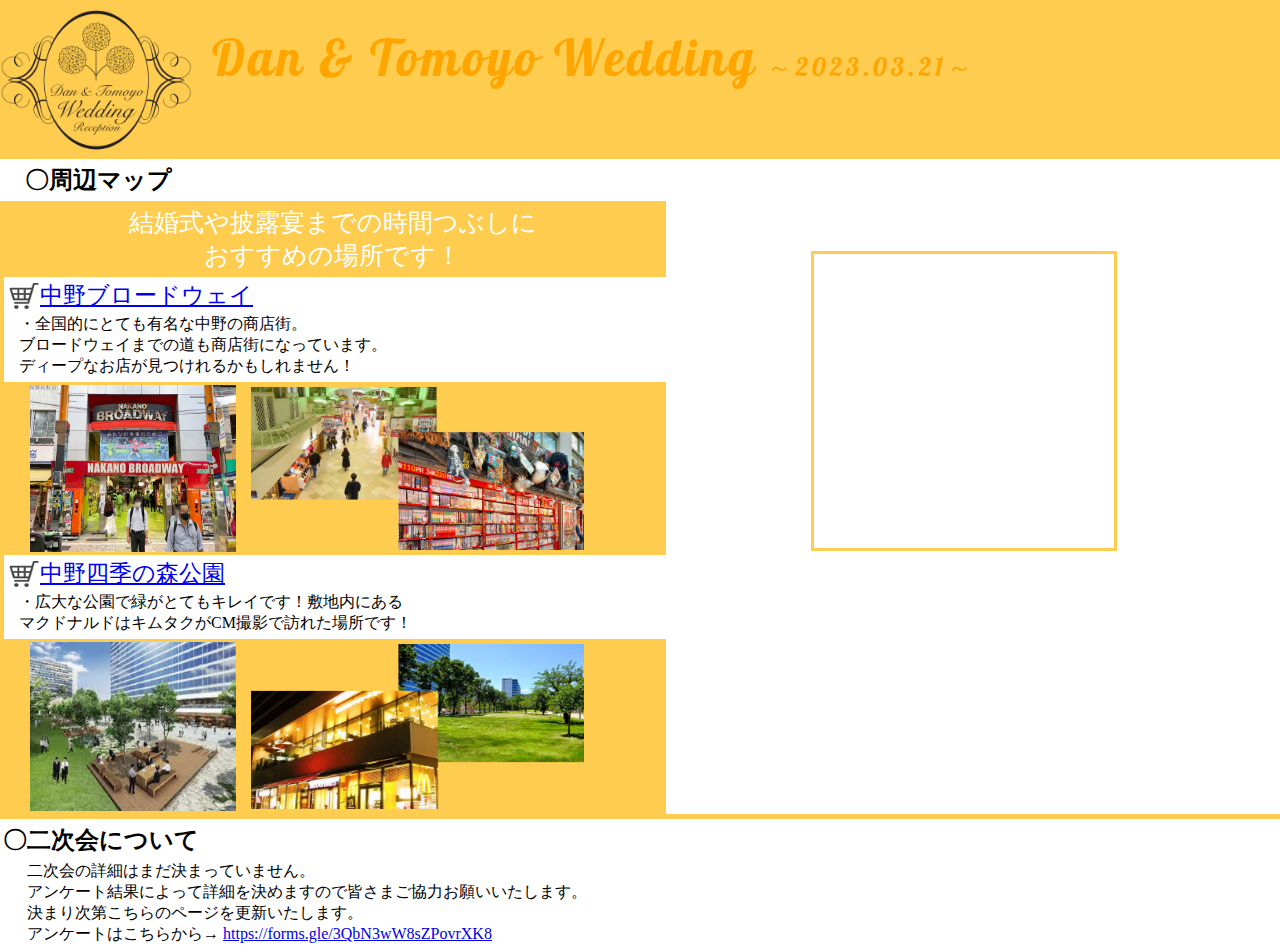
<file: five.html>
<!DOCTYPE HTML>
<html lang="ja">
  <head>
    <meta charset="UTF-8" />
    <meta name="viewport" content="width=device-width,initial-scale=1.0">
    <title>Dan&Tomoyo Wedding</title>
    <link href="https://fonts.googleapis.com/css?family=Lobster" rel="stylesheet">
    <style>
      body {
        font-family: "Lobster";
      }
    </style>
    <link rel="stylesheet" href="five.css" />
  </head>

  <body>
    <header>
      <img src="picture/color rogo.png"  alt="ロゴ">
      <p class="title">Dan & Tomoyo Wedding<span>～2023.03.21～</span></p>
    </header>

    <div class="main">
      <h2 class="main-text" >〇周辺マップ</h2>
      <div class="main-content">

        <div class="main-side">
          <p class="introduction">結婚式や披露宴までの時間つぶしに<br>
            おすすめの場所です！</p>

          <div class="main-side-content">
            <div class="main-side-content-title">
              <img src="picture/kart.png" alt="アイコン">
              <a href="https://goo.gl/maps/pcQWGwwweCt284bx5">中野ブロードウェイ</a>
            </div>
            <div class="main-side-content-text">
              ・全国的にとても有名な中野の商店街。</br>
              ブロードウェイまでの道も商店街になっています。</br>
              ディープなお店が見つけれるかもしれません！
            </div>
          </div>
          <div class="main-side-content-picture">
            <img src="picture/1 1.png" class="left" />
            <img src="picture/2 1.png" class="right" />
          </div>

          <div class="main-side-content">
            <div class="main-side-content-title">
              <img src="picture/kart.png" alt="アイコン">
              <a href="https://goo.gl/maps/Ab8A3JjzquyVD8sc8">中野四季の森公園</a>
            </div>
            <div class="main-side-content-text">
              ・広大な公園で緑がとてもキレイです！敷地内にある</br>
              マクドナルドはキムタクがCM撮影で訪れた場所です！
            </div>
          </div>
          <div class="main-side-content-picture">
            <img src="picture/3 1.png" class="left" />
            <img src="picture/4 1.png" class="right" />
          </div>
        </div>

        <div class="map">
          <iframe src="https://www.google.com/maps/embed?pb=!1m18!1m12!1m3!1d12959.001606530137!2d139.65586816728415!3d35.707759336125434!2m3!1f0!2f0!3f0!3m2!1i1024!2i768!4f13.1!3m3!1m2!1s0x6018f290dc9d39cf%3A0xde9cfca35472a9ed!2z5Lit6YeO44K144Oz44OX44Op44K2!5e0!3m2!1sja!2sjp!4v1675587228984!5m2!1sja!2sjp"
          style="border: solid 3px #fecc4e;" allowfullscreen="" loading="lazy" referrerpolicy="no-referrer-when-downgrade"></iframe>
        </div>
      </div>
    </div>
    <footer>
      <h2 class="footer-title">〇二次会について</h2>
      <p class="footer-text">
        二次会の詳細はまだ決まっていません。</br>
        アンケート結果によって詳細を決めますので皆さまご協力お願いいたします。</br>
        決まり次第こちらのページを更新いたします。</br>
        アンケートはこちらから→
        <a href ="https://docs.google.com/forms/d/e/1FAIpQLSegxaCPMhlYKIu3OaNfNxcSwugU-XHSLP6pH0KH85EKPtuDvQ/viewform" target="_blank" rel="noopener">
          https://forms.gle/3QbN3wW8sZPovrXK8
        </a>
      </p>
    </footer>
  </body>
</html>
</file>
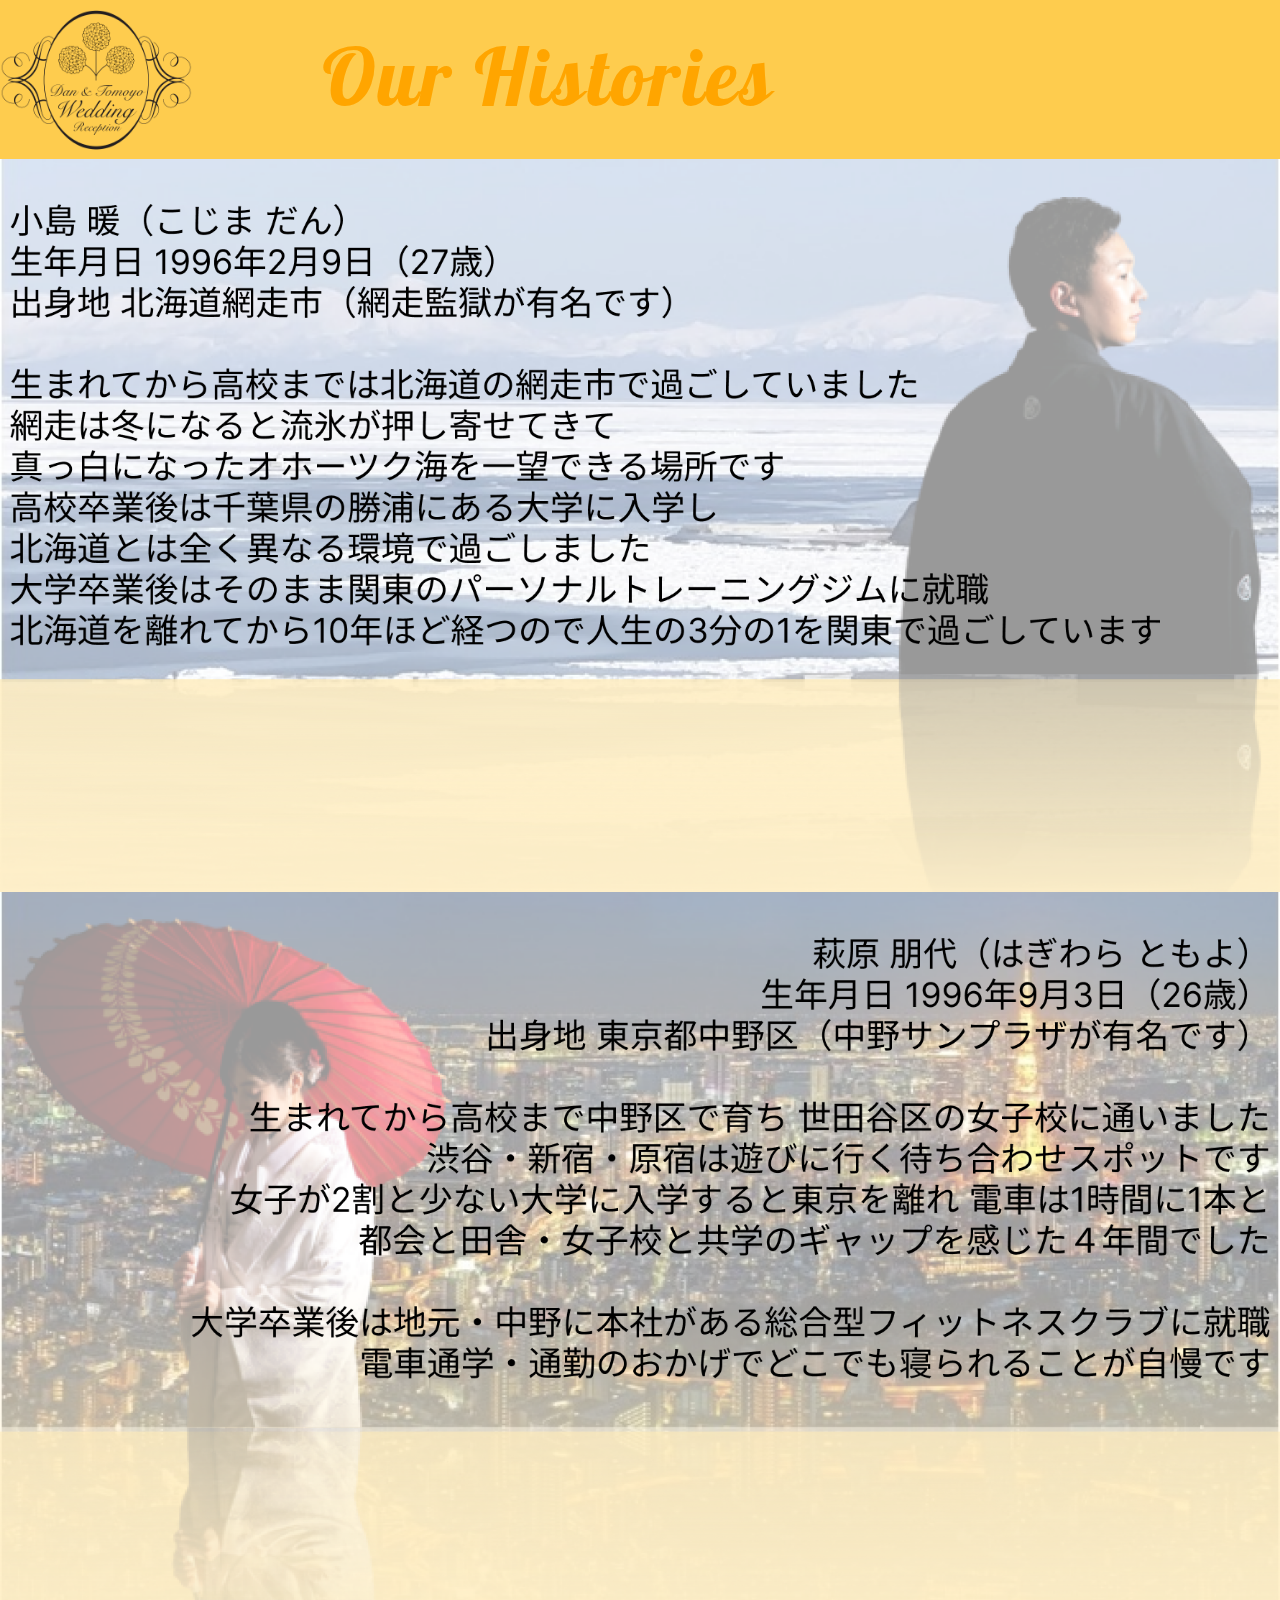
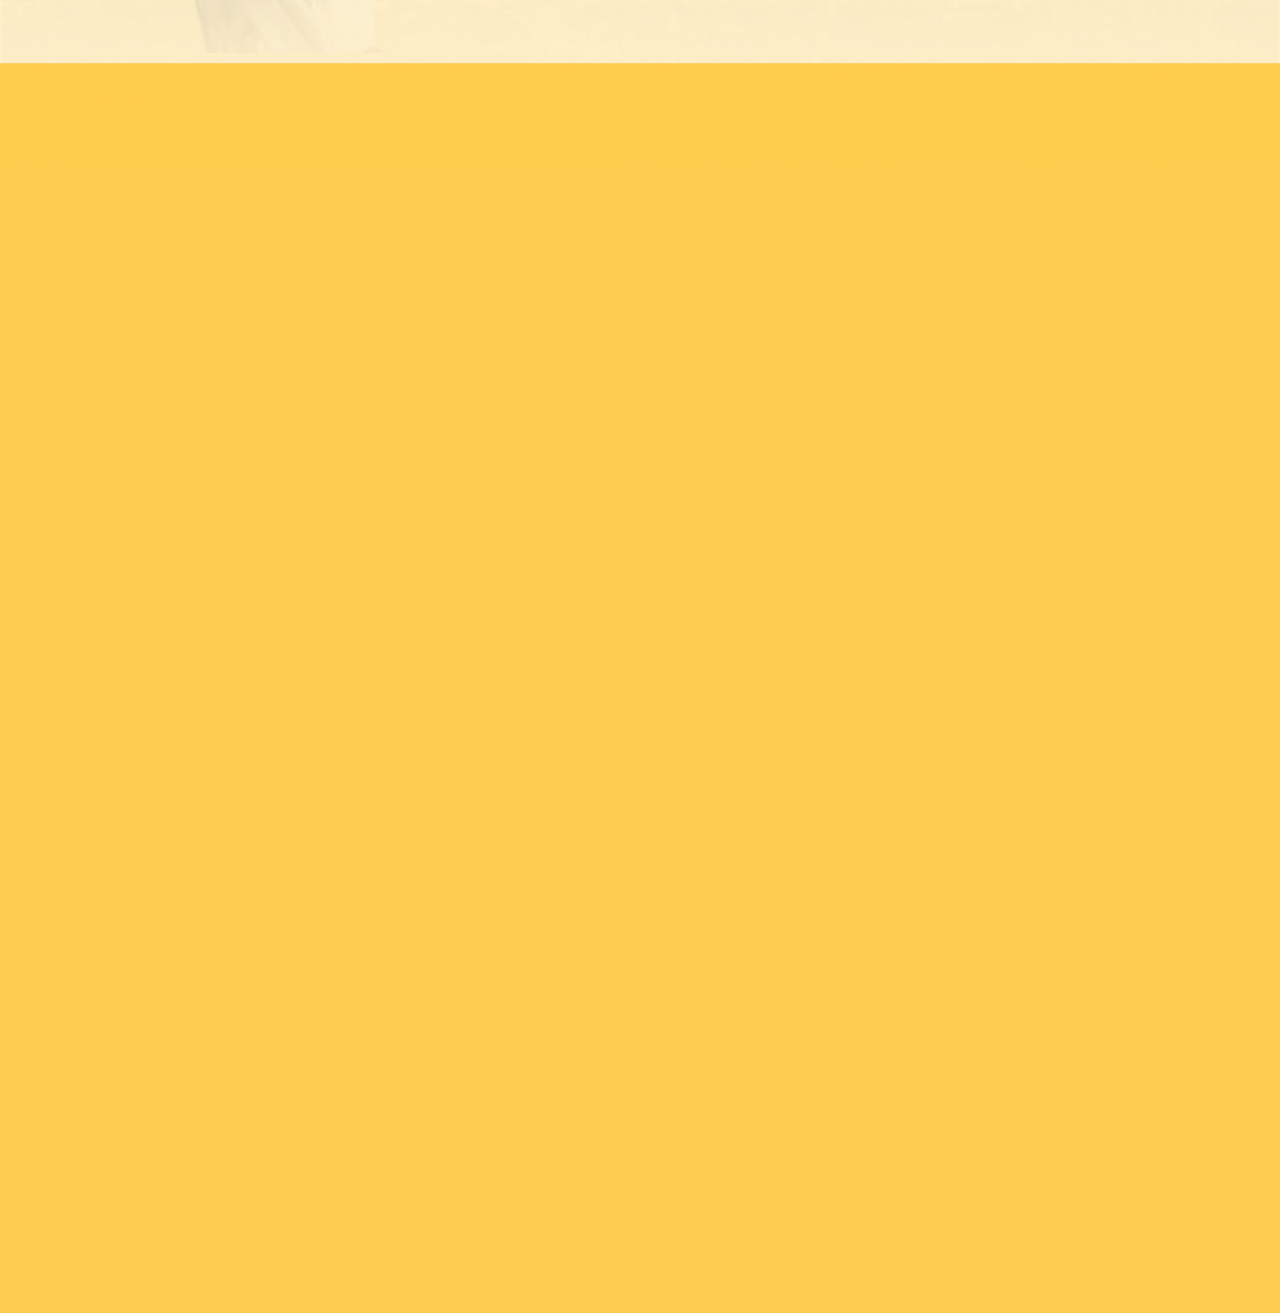
<file: four.html>
<!DOCTYPE HTML>
<html lang="ja">
  <head>
    <meta charset="UTF-8" />
    <meta name="viewport" content="width=device-width,initial-scale=1.0">
    <title>Dan&Tomoyo Wedding</title>
    <link href="https://fonts.googleapis.com/css?family=Lobster" rel="stylesheet">
    <style>
      body {
        font-family: "Lobster";
      }
    </style>
    <link rel="stylesheet" href="four.css" />
  </head>

  <body>
    <header>
      <img src="picture/color rogo.png"  alt="ロゴ">
      <p class="title">Our Histories</p>
    </header>

    <div class="main">
      <div class="main">
        <img src="picture/fourhaikei.png" alt="ロゴ">
      </div>
        <img src="picture/rectangle.png" alt="フッター">
        <img src="picture/rectangle.png" alt="フッター">
        <img src="picture/rectangle.png" alt="フッター">
    </div>
  </body>


</html>
</file>
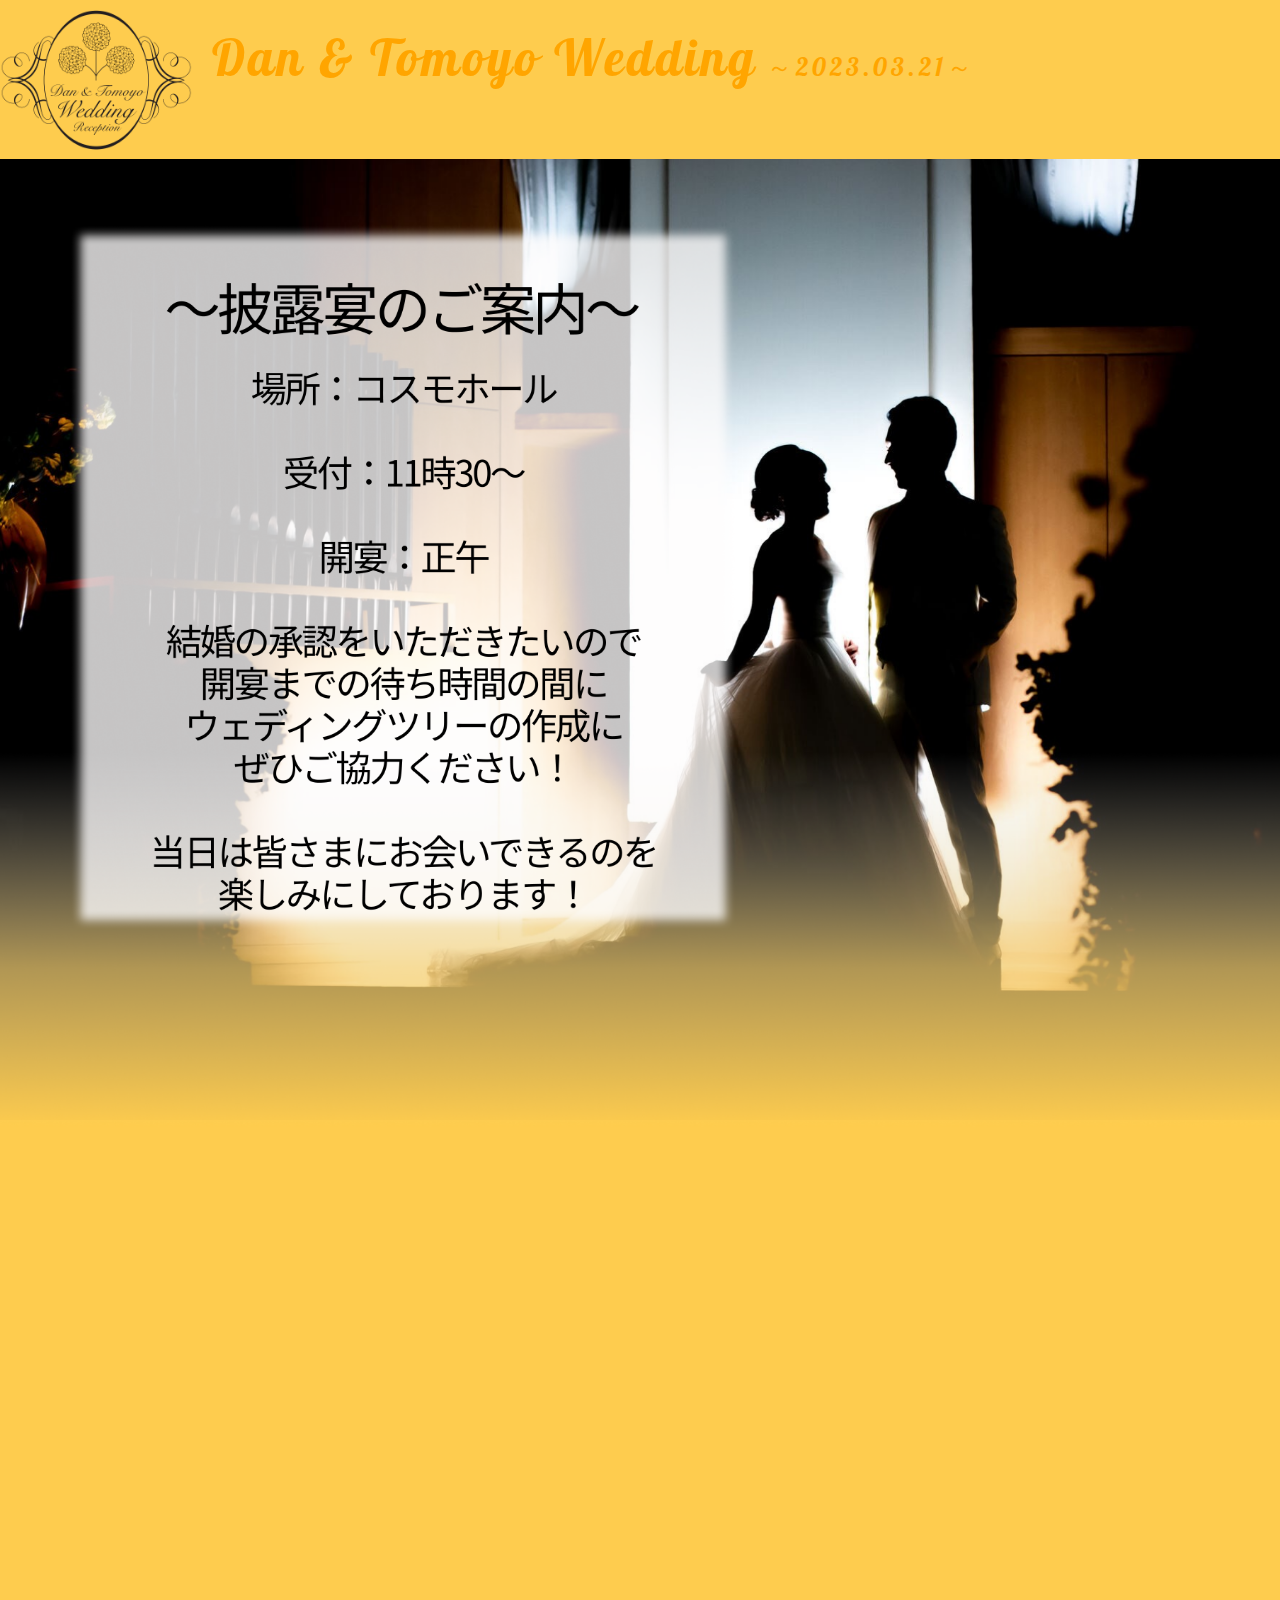
<file: second.html>
<!DOCTYPE HTML>
<html lang="ja">
  <head>
    <meta charset="UTF-8" />
    <meta name="viewport" content="width=device-width,initial-scale=1.0">
    <title>Dan&Tomoyo Wedding</title>
    <link href="https://fonts.googleapis.com/css?family=Lobster" rel="stylesheet">
    <style>
      body {
        font-family: "Lobster";
      }
    </style>
    <link rel="stylesheet" href="second.css" />
  </head>

  <body>
    <header>
      <img src="picture/color rogo.png"  alt="ロゴ">
      <p class="title">Dan & Tomoyo Wedding<span>～2023.03.21～</span></p>
    </header>

    <div class="main">
         <img src="picture/secondhaikei.png" alt="ロゴ">
         <img src="picture/rectangle.png" alt="フッター">
         <img src="picture/rectangle.png" alt="フッター">
    </div>
  </body>
  
  
</html>
</file>
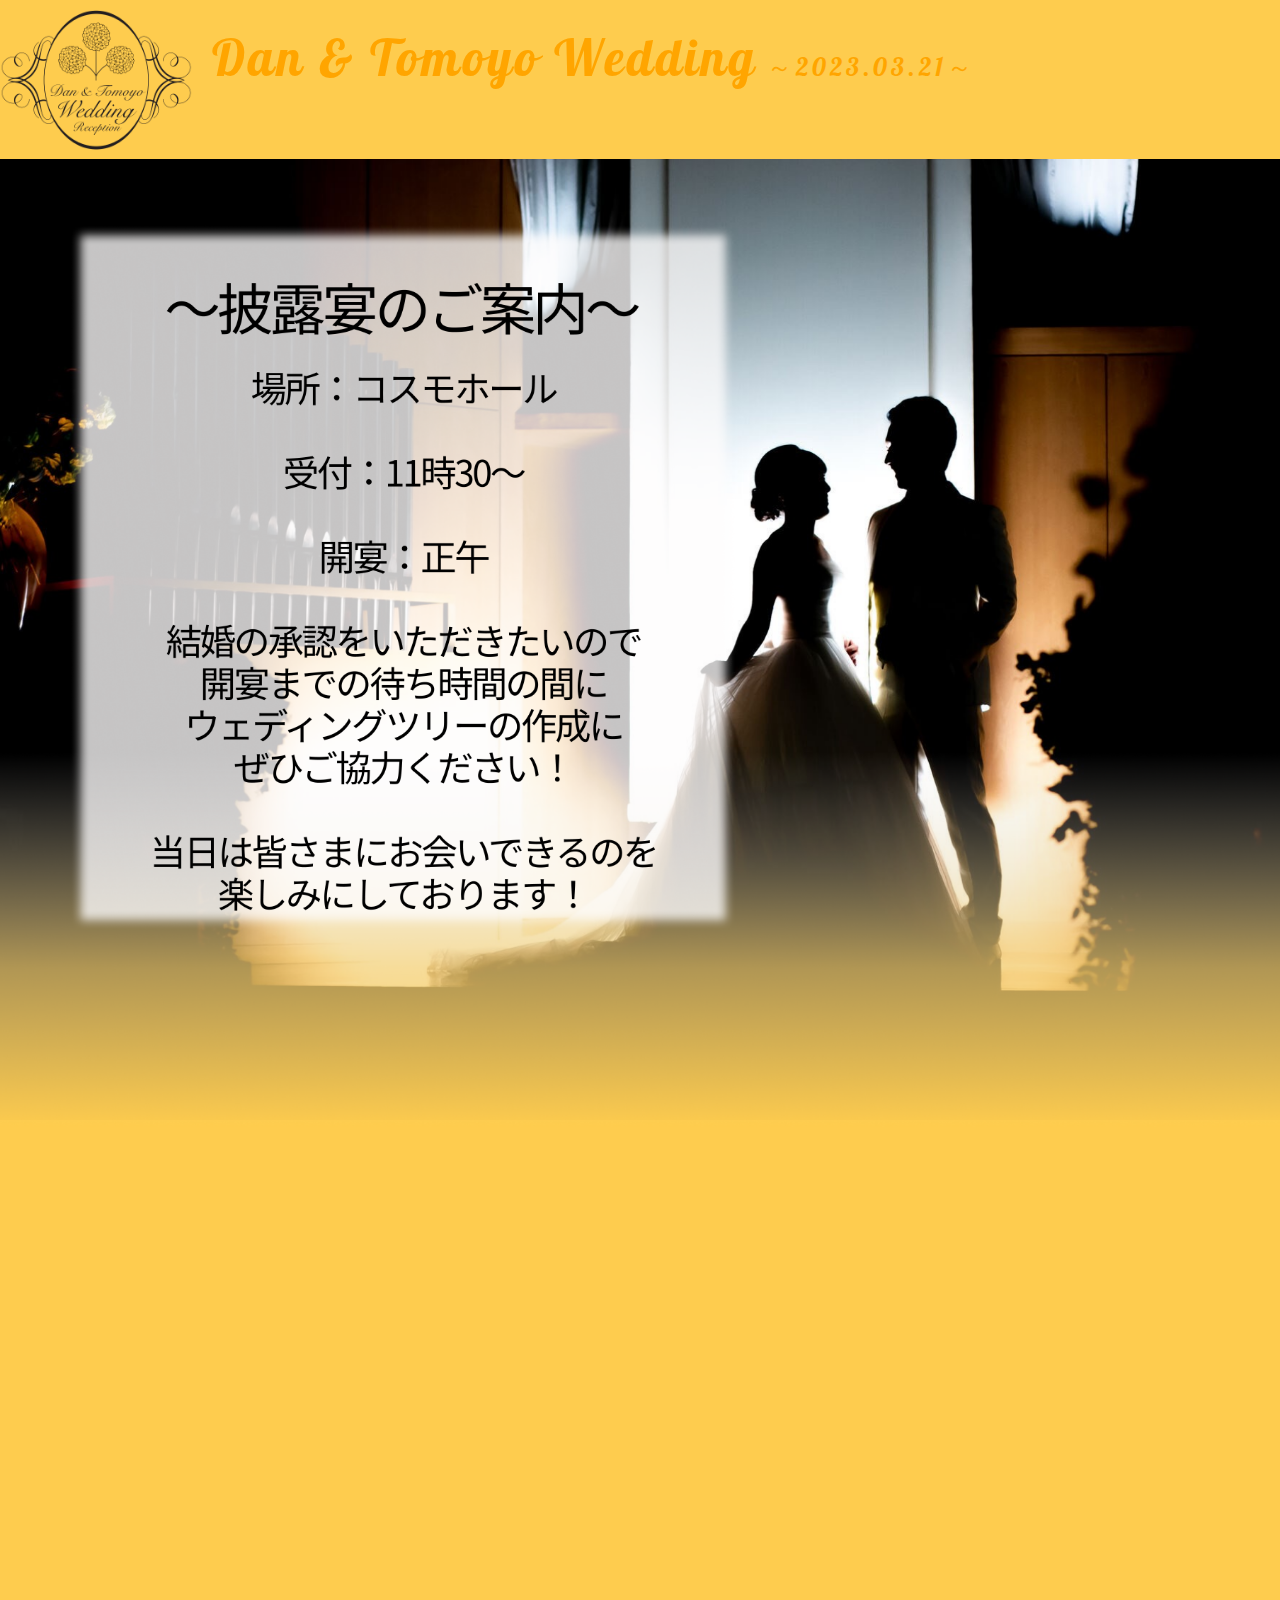
<file: third.html>
<!DOCTYPE HTML>
<html lang="ja">
  <head>
    <meta charset="UTF-8" />
    <meta name="viewport" content="width=device-width,initial-scale=1.0">
    <title>Dan&Tomoyo Wedding</title>
    <link href="https://fonts.googleapis.com/css?family=Lobster" rel="stylesheet">
    <style>
      body {
        font-family: "Lobster";
      }
    </style>
    <link rel="stylesheet" href="second.css" />
  </head>

  <body>
    <header>
      <img src="picture/color rogo.png"  alt="ロゴ">
      <p class="title">Dan & Tomoyo Wedding<span>～2023.03.21～</span></p>
    </header>

    <div class="main">
         <img src="picture/thirdhaikei.png" alt="ロゴ">
         <img src="picture/rectangle.png" alt="フッター">
         <img src="picture/rectangle.png" alt="フッター">
    </div>
  </body>
  
  
</html>
</file>
<file: five.css>
* {
  margin: 0;
  padding: 0;
  box-sizing: border-box;
}

header {
  display: flex;
  background-color: #fecc4e;
  width: 100%
}

header img {
  width: 15%;
  height: 10%;
}

.title {
  text-align:center;
  padding-top: 26px;
  margin-left: 20px;
  font-size: 50px;
  color: #ffa500;
  letter-spacing: 3px;
}

.title span {
  font-size: 25px;
  padding-left: 10px;
  letter-spacing: 4px;
}

.main {
  font-family: "MS Pゴシック" ;
}

.main-text {
  padding: 5px 0px 5px 25px;
  background-color: white;
}

.main-content {
  display: flex;
}

.main-side {
  background-color: #fecc4e;
  width: 52%;
}
.introduction {
  text-align: center;
  color: white;
  font-size: 25px;
  margin: 5px auto;
}

.main-side-content {
  background-color: white;
  margin-left: 4px;
}

.main-side-content-title {
  display: flex;
  color: black;
  font-size: 23px;
  padding-top: 3px;
}

.main-side-content-title img {
  width: 30px;
  height: 26px;
  margin: 3px 1px 0px 5px;
}



.main-side-content-text {
  margin-top: 3px;
  margin-left: 15px;
  padding-bottom: 5px;
}

.main-side-content-picture {
  display: flex
}

.left {
  width: 31%;
  margin: 3px 10px 3px 30px;
}

.right {
  width: 50%;
  margin: 5px;
}

.map {
  text-align:center;
  background-color: white;
  width: 45%;
  padding-top: 50px;
  margin-left: 10px;
}

.map iframe {
  height: 300px;
}

footer {
  border-top: solid 5px #fecc4e;
  font-family: "MS Pゴシック" ;
}

.footer-title {
  padding: 5px 0px 5px 3px;
}

.footer-text {
  padding-left: 27px;
}

footer img {
  width: 100%;
  height: 50%
}


@media screen and (max-width: 768px) {
 header img {
    height: 10%;
    width: 15%;
}

.title {
  text-align: center;
    padding-top: 2%;
    margin-left: 2%;
    font-size: 40px;
    color: #ffa500;
    letter-spacing: 3px;
}

.title span {
  font-size: 50%;
  padding-left: 0%;
  letter-spacing: 4px;
}

}

@media screen and (max-width: 480px) {


header img {
    height: 10%;
    width: 15%;
}

.title {
  text-align: center;
  padding-top: 2%;
  margin-left: 1%;
  font-size: 23px;
  color: #ffa500;
  letter-spacing: 0px;
}

.title span {
  font-size: 60%;
  padding-left: 0%;
  letter-spacing: 0px;

}

.main-content {
  display: flex;
  flex-direction: column;
}

.main-text {
  font-size: 17px;
  position: absolute;
  margin-top: 68px;
}

.main-side {
  width: 100%;
  order: 2;
}
.introduction {
  font-size: 14px;
}

.main-side-content-title {
  font-size: 15px;
}

.main-side-content-title img {
  width: 21px;
  height: 17px;
}

.main-side-content-text {
  font-size: 8px;
}

br{
  display: none;
}

.map {
  order: 1;
  background-color: white;
  padding-top: 10px;
  margin-left: 38%;

}

.map iframe {
  width: 127%;
  height: 150%;
}


.footer-title {
  font-size: 20px;
}

.footer-text {
  padding-left: 8px;
  font-size: 13px;
}



}
</file>
<file: four.css>
* {
  margin: 0;
  padding: 0;
  box-sizing: border-box;
}

header {
  display: flex;
  background-color: #fecc4e;
  width: 100%
}

header img {
  width: 15%;
  height: 10%;
}

.title {
  text-align:center;
  padding-top: 26px;
  margin-left: 130px;
  font-size: 80px;
  color: #ffa500;
  letter-spacing: 3px;
}

.main {
  background-color:#fecc4e;
  text-align:center;
}

.main-text {
  padding-top: 60px;
}

.main img{
  width:100%;
}

@media screen and (max-width: 768px) {
 header img {
    height: 10%;
    width: 15%;
}

.title {
  text-align: center;
    padding-top: 2%;
    margin-left: 13%;
    font-size: 56px;
    color: #ffa500;
    letter-spacing: 3px;
}

.title span {
  font-size: 50%;
  padding-left: 0%;
  letter-spacing: 4px;
}

}

@media screen and (max-width: 480px) {


header img {
    height: 10%;
    width: 15%;
}

.title {
  text-align: center;
  padding-top: 2%;
  margin-left: 11%;
  font-size: 35px;
  color: #ffa500;
  letter-spacing: 0px;
}

.title span {
  font-size: 60%;
  padding-left: 0%;
  letter-spacing: 0px;

}

}
</file>
<file: second.css>
* {
  margin: 0;
  padding: 0;
  box-sizing: border-box;
}

header {
  display: flex;
  background-color: #fecc4e;
  width: 100%
}

header img {
  width: 15%;
  height: 10%;
}

.title {
  text-align:center;
  padding-top: 26px;
  margin-left: 20px;
  font-size: 50px;
  color: #ffa500;
  letter-spacing: 3px;
}

.title span {
  font-size: 25px;
  padding-left: 10px;
  letter-spacing: 4px;
}

.main {
  background-color:#fecc4e;
}

.main img{
  width:100%;
}


footer {
  border-top: solid white 5px;
  justify-content: center;
  background-color: #fecc4e;
}


@media screen and (max-width: 768px) {
 header img {
    height: 10%;
    width: 15%;
}

.title {
  text-align: center;
    padding-top: 2%;
    margin-left: 2%;
    font-size: 40px;
    color: #ffa500;
    letter-spacing: 3px;
}

.title span {
  font-size: 50%;
  padding-left: 0%;
  letter-spacing: 4px;
}

}

@media screen and (max-width: 480px) {


header img {
    height: 10%;
    width: 15%;
}

.title {
  text-align: center;
  padding-top: 2%;
  margin-left: 1%;
  font-size: 23px;
  color: #ffa500;
  letter-spacing: 0px;
}

.title span {
  font-size: 60%;
  padding-left: 0%;
  letter-spacing: 0px;

}

}
</file>
